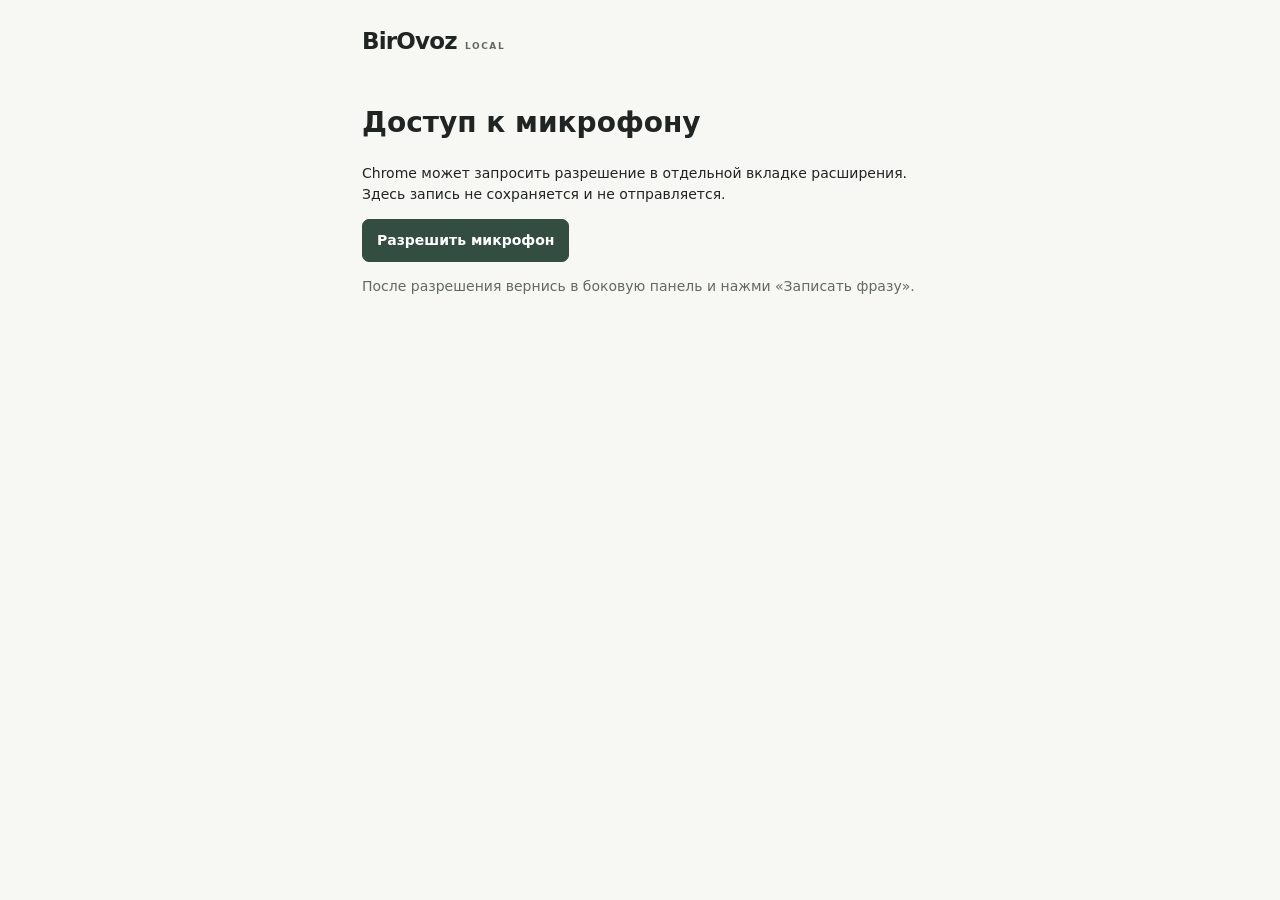
<file: product/chrome-extension/microphone.html>
<!doctype html><html lang="ru"><head><meta charset="utf-8"><meta name="viewport" content="width=device-width,initial-scale=1"><title>BirOvoz · Микрофон</title><link rel="stylesheet" href="panel.css"><script src="microphone.js" defer></script></head><body><main><header><span class="wordmark">BirOvoz<span>LOCAL</span></span></header><h1>Доступ к микрофону</h1><p>Chrome может запросить разрешение в отдельной вкладке расширения. Здесь запись не сохраняется и не отправляется.</p><button id="allowMic" class="primary" type="button">Разрешить микрофон</button><p id="micStatus" role="status" aria-live="polite"></p><p class="muted">После разрешения вернись в боковую панель и нажми «Записать фразу».</p></main></body></html>
</file>
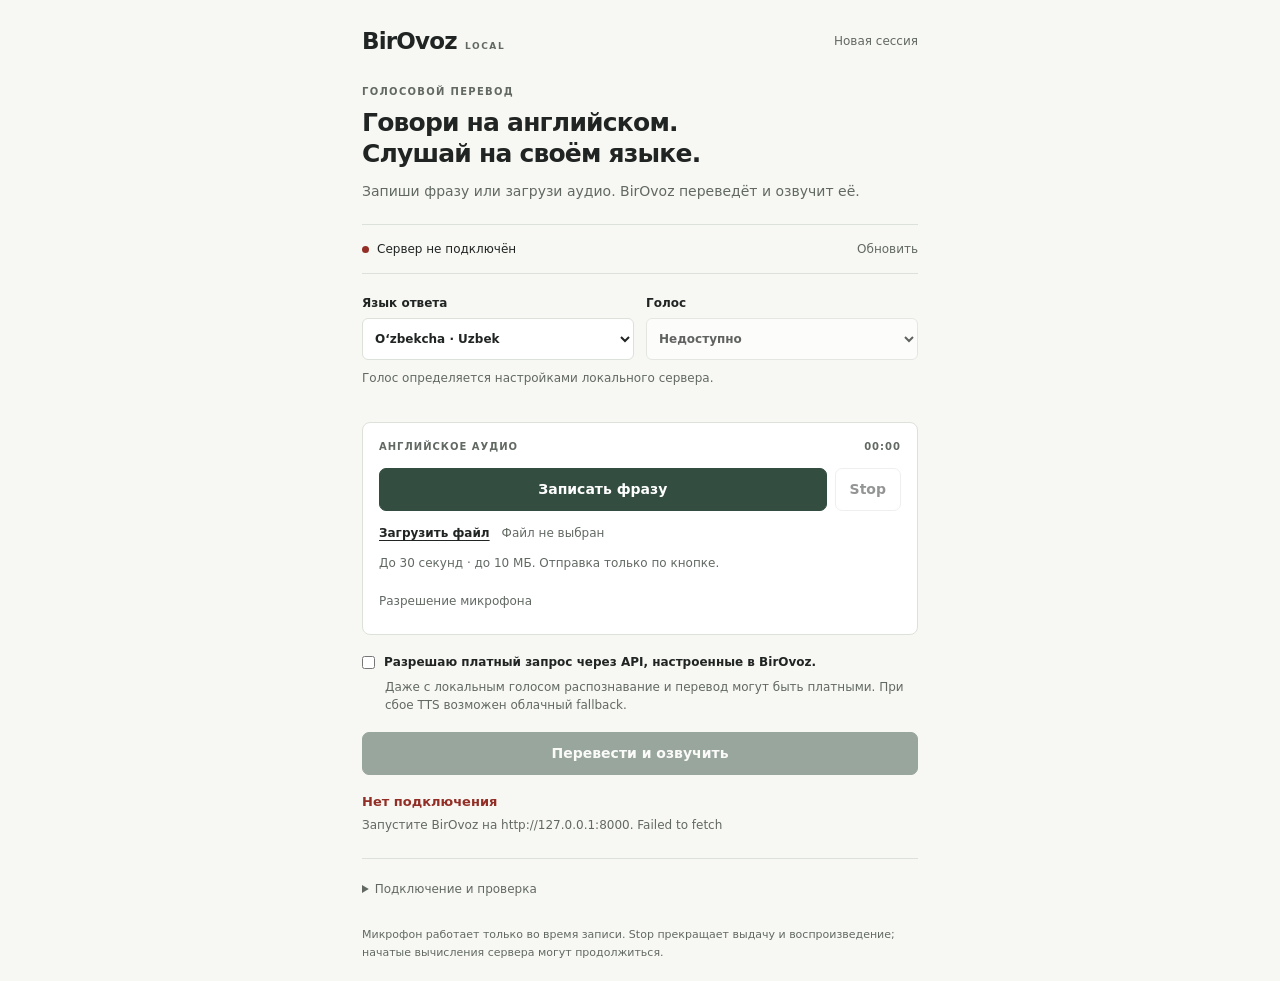
<file: product/chrome-extension/sidepanel.html>
<!doctype html>
<html lang="ru">
<head>
  <meta charset="utf-8">
  <meta name="viewport" content="width=device-width,initial-scale=1">
  <title>BirOvoz</title>
  <link rel="stylesheet" href="panel.css">
  <script type="module" src="panel.js"></script>
</head>
<body>
<main>
  <header><a class="wordmark" href="sidepanel.html">BirOvoz<span>LOCAL</span></a><button id="newSession" class="quiet" type="button">Новая сессия</button></header>
  <section class="intro"><p class="eyebrow">ГОЛОСОВОЙ ПЕРЕВОД</p><h1>Говори на английском.<br>Слушай на своём языке.</h1><p class="muted">Запиши фразу или загрузи аудио. BirOvoz переведёт и озвучит её.</p></section>

  <div class="connection"><span class="dot" id="connectionDot"></span><span id="connectionLabel">Проверяем подключение…</span><button id="reconnect" class="quiet" type="button">Обновить</button></div>

  <section class="settings-grid" aria-label="Настройки озвучки">
    <label>Язык ответа<select id="language"><option value="uz">O‘zbekcha · Uzbek</option><option value="kk">Қазақша · Kazakh</option></select></label>
    <label>Голос<select id="voice" disabled><option value="">Проверяем…</option></select></label>
  </section>
  <p class="small muted" id="voiceHint">Голос определяется настройками локального сервера.</p>

  <section class="capture" aria-label="Запись английской речи">
    <div class="capture-title"><span>АНГЛИЙСКОЕ АУДИО</span><span id="recordTime">00:00</span></div>
    <div class="input-actions"><button id="record" class="primary" type="button">Записать фразу</button><button id="stop" class="secondary" type="button" disabled>Stop</button></div>
    <button id="sendRecording" class="secondary wide" type="button" hidden>Завершить запись</button>
    <div class="file-row"><label class="file-picker">Загрузить файл<input id="file" type="file" accept="audio/*,.wav,.webm,.mp3,.m4a,.ogg,.flac"></label><span id="fileName" class="small muted">Файл не выбран</span></div>
    <audio id="inputPreview" controls preload="metadata" hidden aria-label="Прослушать входную запись"></audio>
    <p id="limits" class="small muted">До 30 секунд · до 10 МБ. Отправка только по кнопке.</p>
    <button id="micPermission" class="quiet" type="button">Разрешение микрофона</button>
  </section>

  <div id="costBox" class="cost-box"><label class="check"><input id="consent" type="checkbox"><span>Разрешаю платный запрос через API, настроенные в BirOvoz.</span></label><p class="small muted">Даже с локальным голосом распознавание и перевод могут быть платными. При сбое TTS возможен облачный fallback.</p></div>
  <button id="send" class="primary wide" type="button" disabled>Перевести и озвучить</button>
  <div class="status" role="status" aria-live="polite"><strong id="statusTitle">Готово к записи</strong><p id="statusDetail" class="small muted">Сначала подключите локальный сервер.</p></div>

  <section id="result" class="result" hidden>
    <div class="result-heading"><h2>Результат</h2><span id="resultBadge" class="badge"></span></div>
    <p class="eyebrow">ИСХОДНЫЙ ТЕКСТ</p><p id="transcript" class="text-block"></p>
    <p class="eyebrow">ПЕРЕВОД</p><p id="translation" class="text-block"></p>
    <p id="playbackLabel" class="small muted"></p>
    <audio id="player" controls preload="metadata" aria-label="Озвученный перевод"></audio>
    <div class="result-actions"><button id="replay" class="secondary" type="button" disabled>Воспроизвести</button><a id="download" class="button secondary" download="birovoz.wav" hidden>Скачать WAV</a></div>
    <details><summary>Детали результата</summary><dl id="metrics"></dl></details>
  </section>

  <details class="preferences"><summary>Подключение и проверка</summary>
    <label>Адрес локального BirOvoz<input id="backendUrl" type="url" value="http://127.0.0.1:8000" spellcheck="false"></label>
    <button id="saveSettings" class="secondary" type="button">Сохранить и подключить</button>
    <p class="small muted">Только localhost или 127.0.0.1. Сервер должен работать на этом компьютере. API-ключи сюда не вводятся.</p>
    <button id="demo" class="secondary wide" type="button">Демо плеера · без API</button>
    <p class="small muted">Фиксированный текст и тестовые звуки. Без распознавания, перевода и клонирования.</p>
  </details>
  <footer>Микрофон работает только во время записи. Stop прекращает выдачу и воспроизведение; начатые вычисления сервера могут продолжиться.</footer>
</main>
</body>
</html>
</file>
<file: product/chrome-extension/panel.css>
:root{color-scheme:light;--ink:#202422;--muted:#626963;--line:#dce1da;--paper:#f7f8f4;--accent:#334e40;--error:#922e25;font-family:system-ui,-apple-system,BlinkMacSystemFont,"Segoe UI",sans-serif;font-size:14px;line-height:1.5}
*{box-sizing:border-box}body{margin:0;background:var(--paper);color:var(--ink)}main{max-width:600px;margin:auto;padding:24px 22px 20px}button,input,select{font:inherit}button,a,select,input{touch-action:manipulation}button{cursor:pointer}button:disabled{opacity:.48;cursor:not-allowed}button,a.button{min-height:42px;border-radius:7px;padding:10px 14px;font-weight:550;text-align:center;text-decoration:none}button.primary{background:var(--accent);color:white;border:1px solid var(--accent)}button.secondary,a.secondary{background:white;color:var(--ink);border:1px solid var(--line)}button.quiet{background:none;border:0;color:var(--muted);font-size:12px;padding:5px 0;min-height:34px;font-weight:500}button:hover:not(:disabled),a.button:hover{filter:brightness(.96)}:focus-visible{outline:2px solid var(--accent);outline-offset:3px}[hidden]{display:none!important}
header{display:flex;align-items:center;justify-content:space-between;gap:12px;padding-bottom:25px}.wordmark{font-size:23px;font-weight:700;letter-spacing:-.8px;text-decoration:none;color:var(--ink)}.wordmark span{font-size:9px;letter-spacing:1.6px;font-weight:550;color:var(--muted);margin-left:8px}.eyebrow{font-size:10px;font-weight:650;letter-spacing:1.3px;color:var(--muted);margin:0 0 8px}.intro h1{font-size:25px;letter-spacing:-.8px;line-height:1.25;font-weight:600;margin:0 0 12px}.intro p.muted{margin:0 0 22px}.muted{color:var(--muted)}.small{font-size:12px;line-height:1.5}.connection{display:flex;align-items:center;gap:8px;border-block:1px solid var(--line);padding:7px 0;font-size:12px;margin-bottom:20px}.connection .quiet{margin-left:auto}.dot{width:7px;height:7px;border-radius:50%;background:#969b95;flex-shrink:0}.dot.ready{background:#496750}.dot.failed{background:var(--error)}
.settings-grid{display:grid;grid-template-columns:1fr 1fr;gap:12px}label{display:block;font-size:12px;font-weight:550}select,input[type=url]{display:block;width:100%;min-height:42px;border:1px solid var(--line);border-radius:6px;background:white;color:var(--ink);padding:8px;margin-top:6px}#voiceHint{min-height:36px;margin:9px 0 17px}.capture{background:white;border:1px solid var(--line);border-radius:8px;padding:16px}.capture-title{display:flex;justify-content:space-between;font-size:10px;font-weight:600;letter-spacing:1px;color:var(--muted);margin-bottom:14px}.input-actions{display:grid;grid-template-columns:1fr auto;gap:8px}.wide{width:100%}#sendRecording{margin-top:8px}.file-row{display:flex;align-items:center;gap:12px;margin-top:13px}.file-picker{cursor:pointer;font-size:12px;text-decoration:underline;text-underline-offset:3px;position:relative;flex-shrink:0}.file-picker input{position:absolute;inset:0;opacity:0;width:100%;cursor:pointer}.file-picker:focus-within{outline:2px solid var(--accent);outline-offset:3px}#fileName{overflow-wrap:anywhere}audio{display:block;width:100%;height:40px;margin:12px 0}.cost-box{margin:18px 0}.check{display:flex;gap:9px;align-items:flex-start}.check input{margin:3px 0 0;accent-color:var(--accent)}.cost-box p{margin:7px 0 0 23px}.status{margin:16px 0 24px}.status strong{font-size:13px}.status p{margin:4px 0}.status.error strong{color:var(--error)}.result{border-top:1px solid var(--line);padding-top:20px}.result-heading{display:flex;justify-content:space-between;align-items:center;margin-bottom:15px}h2{font-size:17px;margin:0;font-weight:600}.badge{font-size:10px;border:1px solid var(--line);border-radius:4px;padding:3px 6px;color:var(--muted)}.text-block{white-space:pre-wrap;overflow-wrap:anywhere;margin:0 0 16px}.result-actions{display:flex;gap:8px;margin:12px 0 18px}.result-actions>*{flex:1}.button{display:inline-flex;align-items:center;justify-content:center}.preferences{border-top:1px solid var(--line);margin-top:24px;padding-top:15px}summary{cursor:pointer;color:var(--muted);font-size:12px;padding:6px 0}details>label{margin:12px 0}details p{margin:12px 0}dl{font-size:12px;display:grid;grid-template-columns:1fr 1.5fr;gap:6px 12px}dt{color:var(--muted)}dd{margin:0;overflow-wrap:anywhere}footer{font-size:11px;line-height:1.6;color:var(--muted);margin-top:22px}
@media(max-width:330px){main{padding:18px 14px}.settings-grid{grid-template-columns:1fr}.intro h1{font-size:22px}.result-actions{flex-direction:column}}
@media(prefers-reduced-motion:reduce){*{scroll-behavior:auto}}
</file>
